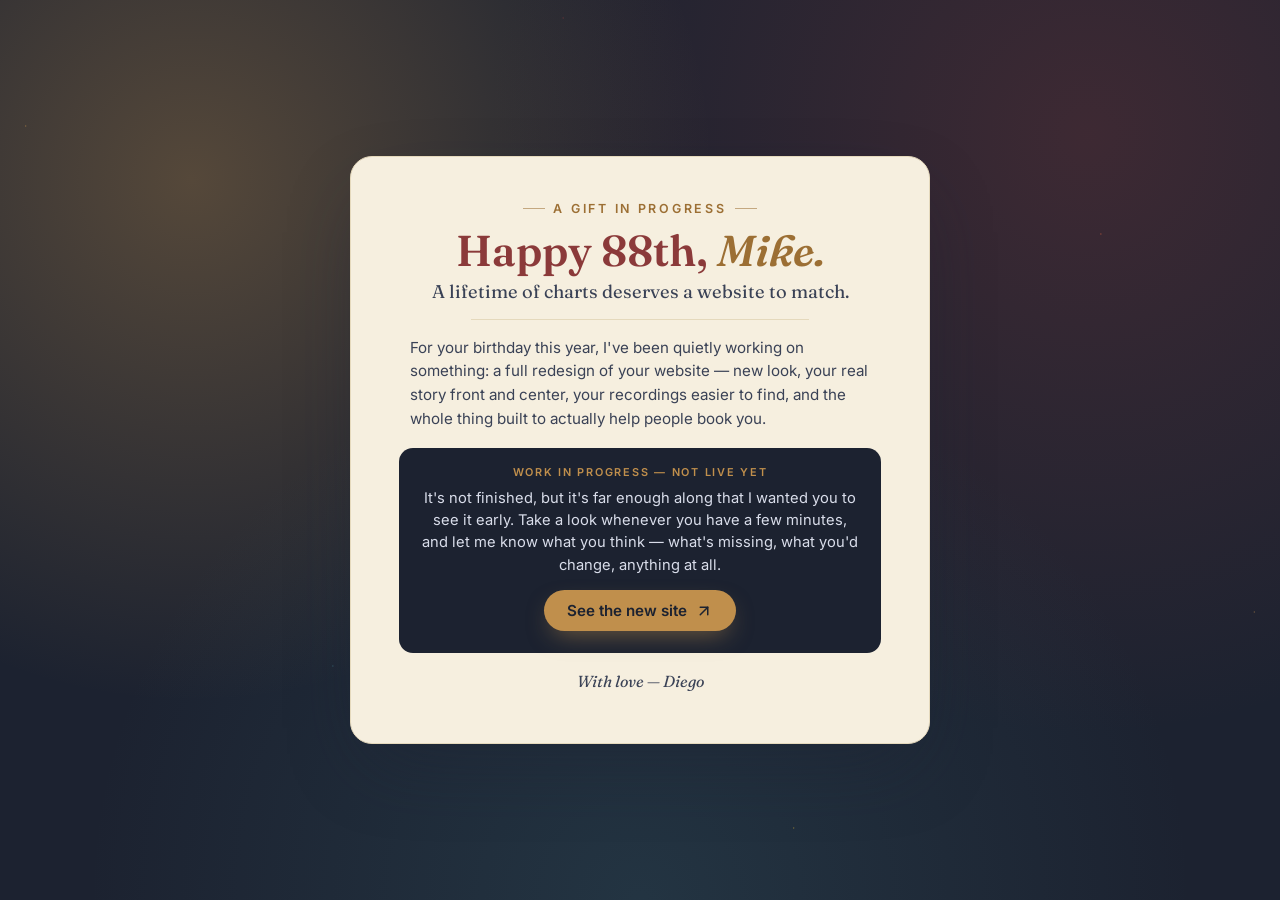
<file: birthday.html>
<!doctype html>
<html lang="en">
<head>
<meta charset="utf-8">
<meta name="viewport" content="width=device-width, initial-scale=1">
<title>Happy Birthday, Mike</title>
<meta name="robots" content="noindex, nofollow">
<link rel="preconnect" href="https://fonts.googleapis.com">
<link rel="preconnect" href="https://fonts.gstatic.com" crossorigin>
<link rel="stylesheet" href="https://fonts.googleapis.com/css2?family=Fraunces:opsz,wght@9..144,300;9..144,600;9..144,700&family=Inter:wght@400;500;600&display=swap">
<style>
:root{
  --ink:       #1c2230;
  --ink-soft:  #3a4256;
  --paper:     #f6efdf;
  --paper-line:#e5d9bc;
  --brass:     #c08f4c;
  --brass-deep:#9c6f34;
  --marquee:   #8b3a3a;
  --confetti:  #e0653f;
  --confetti-2:#3f7d8b;
  --confetti-3:#c9a13b;
  --card-shadow: 0 30px 80px -20px rgba(28,34,48,.45);
}

*{ box-sizing:border-box; }

body{
  margin:0;
  height:100vh;
  height:100svh;
  display:flex;
  align-items:center;
  justify-content:center;
  padding: 1.25rem;
  font-family: 'Inter', -apple-system, sans-serif;
  color: var(--ink);
  background:
    radial-gradient(circle at 15% 20%, rgba(192,143,76,.35), transparent 40%),
    radial-gradient(circle at 85% 15%, rgba(139,58,58,.30), transparent 45%),
    radial-gradient(circle at 50% 100%, rgba(63,125,139,.20), transparent 50%),
    var(--ink);
  overflow-x: hidden;
  position: relative;
}

/* soft ambient marquee-light glow, respects reduced motion */
body::before{
  content:"";
  position:fixed;
  inset:-10%;
  background-image:
    radial-gradient(2px 2px at 10% 20%, rgba(192,143,76,.55), transparent 60%),
    radial-gradient(2px 2px at 80% 30%, rgba(224,101,63,.5), transparent 60%),
    radial-gradient(2px 2px at 30% 70%, rgba(63,125,139,.5), transparent 60%),
    radial-gradient(2px 2px at 60% 85%, rgba(201,161,59,.55), transparent 60%),
    radial-gradient(2px 2px at 90% 65%, rgba(192,143,76,.5), transparent 60%),
    radial-gradient(2px 2px at 45% 10%, rgba(139,58,58,.5), transparent 60%);
  background-size: 100% 100%;
  animation: twinkle 6s ease-in-out infinite alternate;
  pointer-events:none;
  z-index:0;
}
@keyframes twinkle{
  from{ opacity:.5; }
  to{ opacity:1; }
}
@media (prefers-reduced-motion: reduce){
  body::before{ animation:none; opacity:.75; }
}

.confetti{
  position:fixed;
  top:-40px;
  border-radius:2px;
  opacity:.9;
  z-index:0;
  animation: fall linear infinite;
}
@keyframes fall{
  to{ transform: translateY(115vh) rotate(360deg); }
}
@media (prefers-reduced-motion: reduce){
  .confetti{ animation-duration: 40s; opacity:.35; }
}

.card{
  position:relative;
  z-index:1;
  width:100%;
  max-width: 580px;
  max-height: 100%;
  overflow-y:auto;
  background: var(--paper);
  border: 1px solid var(--paper-line);
  border-radius: 22px;
  box-shadow: var(--card-shadow);
  padding: clamp(1.25rem, 4vh, 2.25rem) clamp(1.5rem, 5vw, 3rem);
  text-align:center;
}

.eyebrow{
  display:inline-flex;
  align-items:center;
  gap:.5rem;
  font-size: .78rem;
  letter-spacing: .22em;
  text-transform:uppercase;
  color: var(--brass-deep);
  font-weight:600;
}
.eyebrow::before, .eyebrow::after{
  content:"";
  width: 22px;
  height:1px;
  background: var(--brass-deep);
  opacity:.55;
}

h1{
  font-family:'Fraunces', Georgia, serif;
  font-weight:600;
  font-size: clamp(1.9rem, 5.2vw, 2.7rem);
  line-height:1.08;
  margin: .75rem 0 .3rem;
  color: var(--marquee);
  text-wrap: balance;
}
h1 em{
  font-style: italic;
  color: var(--brass-deep);
}

.subhead{
  font-family:'Fraunces', Georgia, serif;
  font-size: clamp(1rem, 2.4vw, 1.15rem);
  color: var(--ink-soft);
  margin: 0 0 1rem;
}

.staff{
  height: 1px;
  background: var(--paper-line);
  margin: 1rem auto;
  width: 70%;
}

.note{
  font-size: .95rem;
  line-height:1.55;
  color: var(--ink-soft);
  max-width: 46ch;
  margin: 0 auto 1.1rem;
  text-align:left;
}
.note strong{ color: var(--ink); }

.gift-box{
  background: var(--ink);
  border-radius: 14px;
  padding: 1.1rem 1.25rem 1.35rem;
  margin: 0 0 1.1rem;
  color: var(--paper);
}
.gift-box .label{
  font-size:.68rem;
  letter-spacing:.16em;
  text-transform:uppercase;
  color: var(--brass);
  font-weight:600;
  margin-bottom:.5rem;
  display:block;
}
.gift-box p{
  margin: 0 0 .9rem;
  font-size: .92rem;
  line-height:1.5;
  color: #d9ddea;
}

.btn{
  display:inline-flex;
  align-items:center;
  gap:.55rem;
  background: var(--brass);
  color: var(--ink);
  font-weight:600;
  font-size: .95rem;
  text-decoration:none;
  padding: .7rem 1.4rem;
  border-radius: 999px;
  transition: transform .15s ease, box-shadow .15s ease, background .15s ease;
  box-shadow: 0 10px 24px -8px rgba(192,143,76,.55);
}
.btn:hover, .btn:focus-visible{
  background: #d3a25f;
  transform: translateY(-1px);
  box-shadow: 0 14px 30px -8px rgba(192,143,76,.65);
}
.btn:focus-visible{
  outline: 2px solid var(--paper);
  outline-offset: 3px;
}
.btn svg{ width:18px; height:18px; flex-shrink:0; }

.sign{
  font-family:'Fraunces', Georgia, serif;
  font-style:italic;
  font-size: 1rem;
  color: var(--ink-soft);
  margin-top: .2rem;
}

</style>
</head>
<body>

<div class="card">
  <span class="eyebrow">A gift in progress</span>
  <h1>Happy 88th, <em>Mike.</em></h1>
  <p class="subhead">A lifetime of charts deserves a website to match.</p>

  <div class="staff"></div>

  <p class="note">
    For your birthday this year, I've been quietly working on something: a full
    redesign of your website &mdash; new look, your real story front and center,
    your recordings easier to find, and the whole thing built to actually help
    people book you.
  </p>

  <div class="gift-box">
    <span class="label">Work in progress &mdash; not live yet</span>
    <p>It's not finished, but it's far enough along that I wanted you to see it
      early. Take a look whenever you have a few minutes, and let me know what
      you think &mdash; what's missing, what you'd change, anything at all.</p>
    <a class="btn" href="https://mlewis-redesign.netlify.app/" target="_blank" rel="noopener">
      See the new site
      <svg viewBox="0 0 24 24" fill="none" stroke="currentColor" stroke-width="2" stroke-linecap="round" stroke-linejoin="round"><path d="M7 17 17 7"/><path d="M7 7h10v10"/></svg>
    </a>
  </div>

  <p class="sign">With love &mdash; Diego</p>
</div>

<script src="/js/birthday.js"></script>

</body>
</html>
</file>
